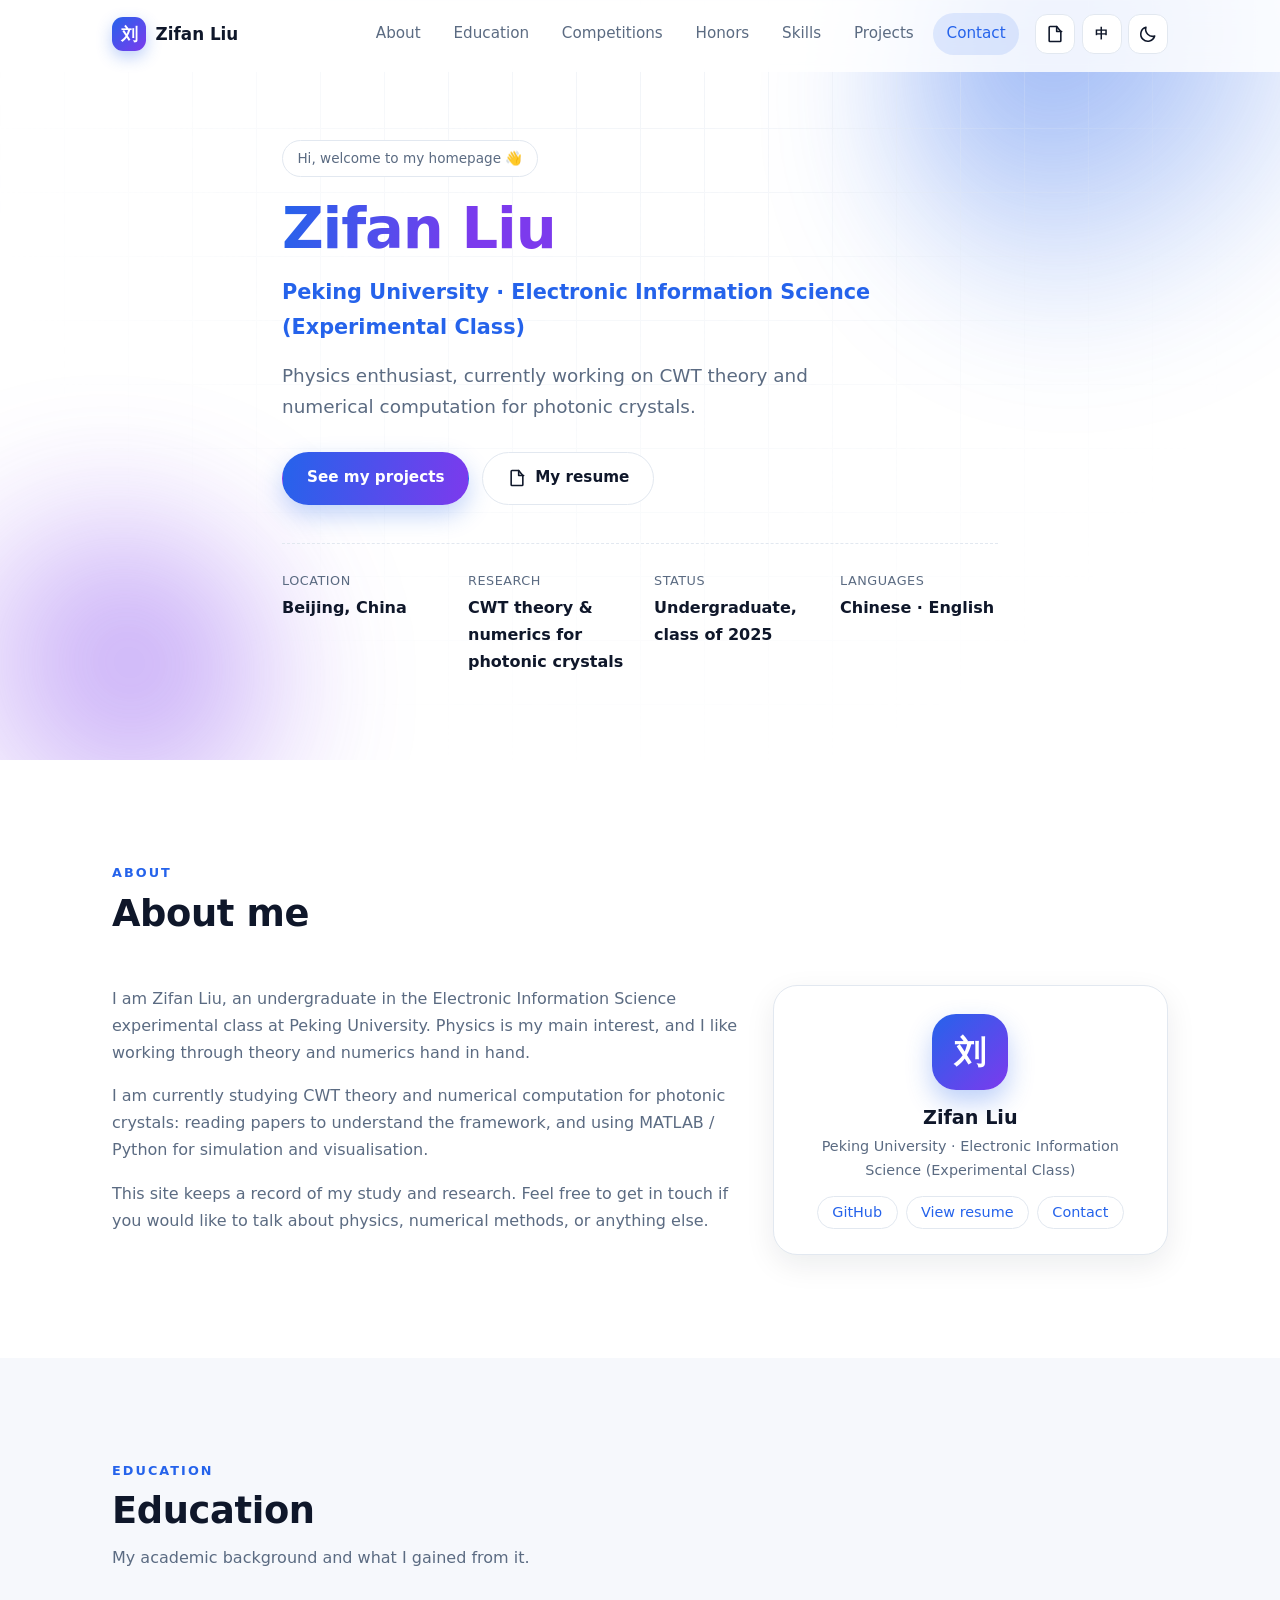
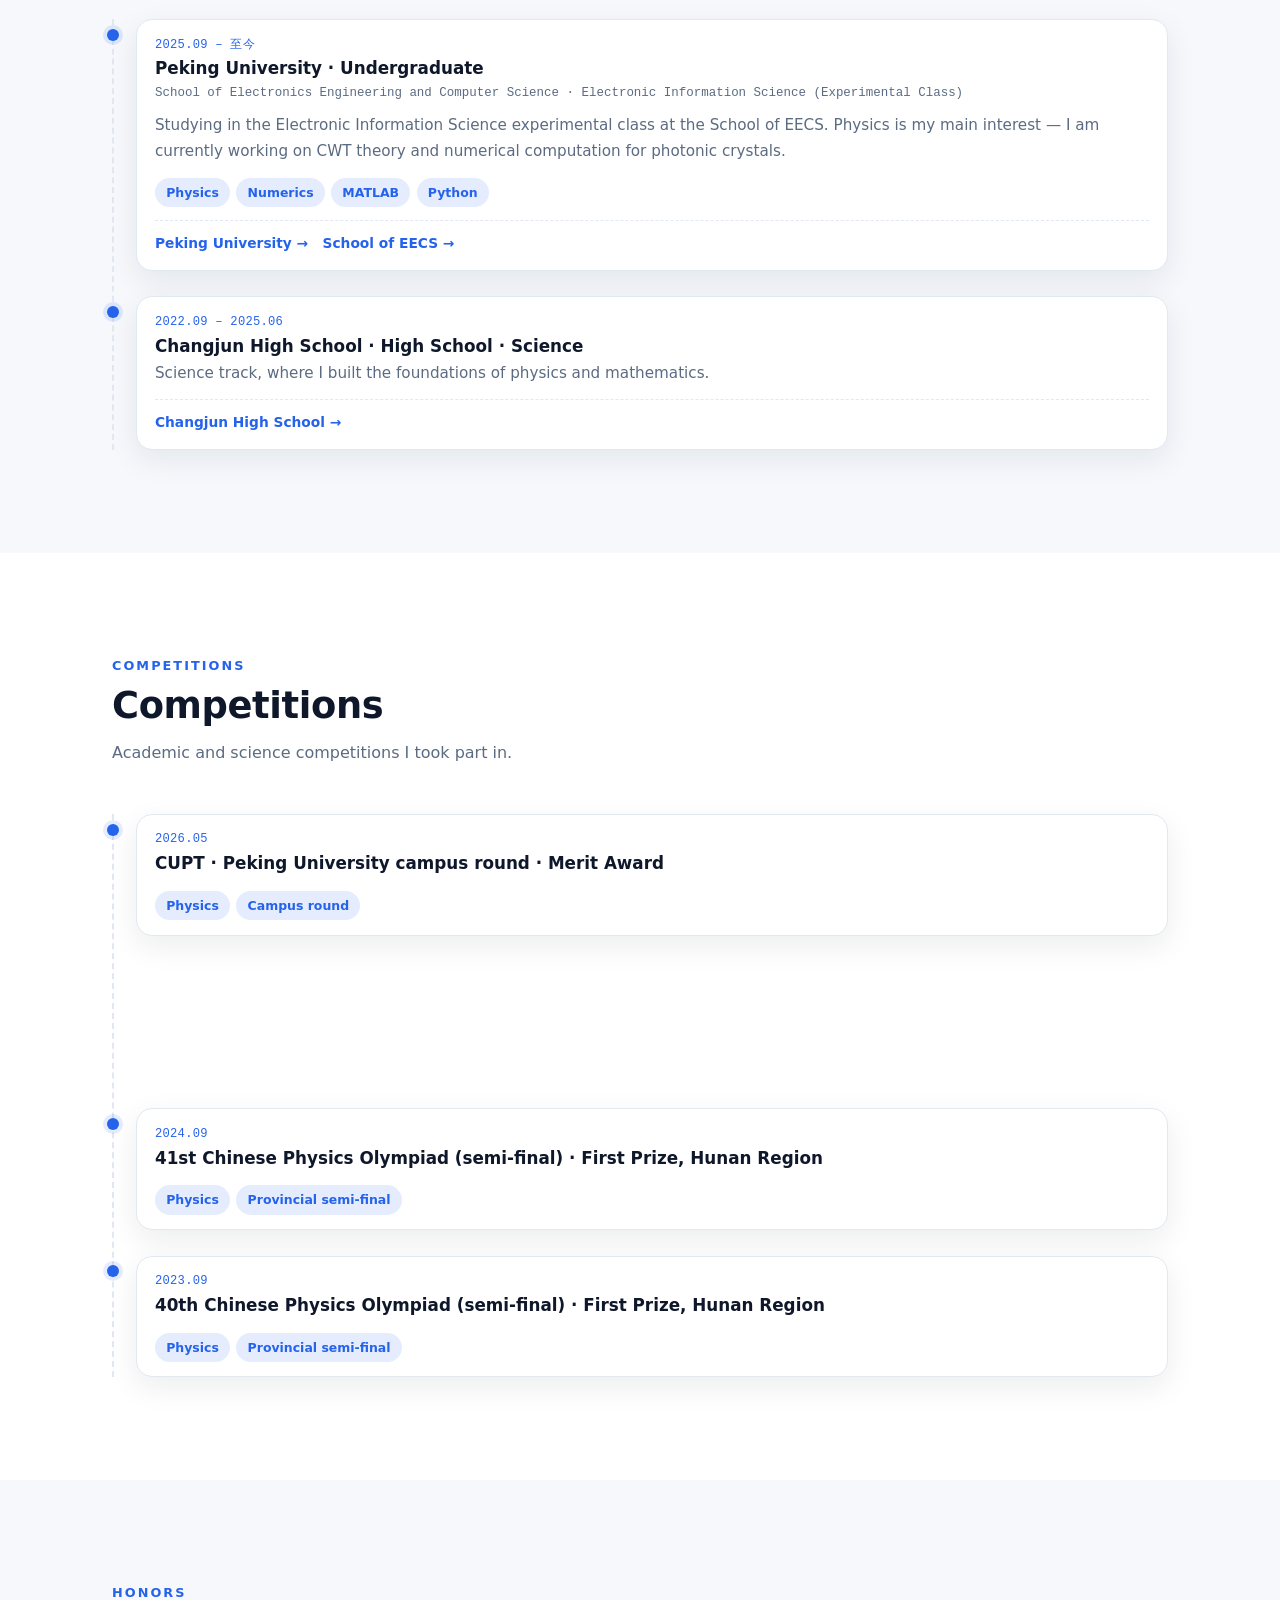
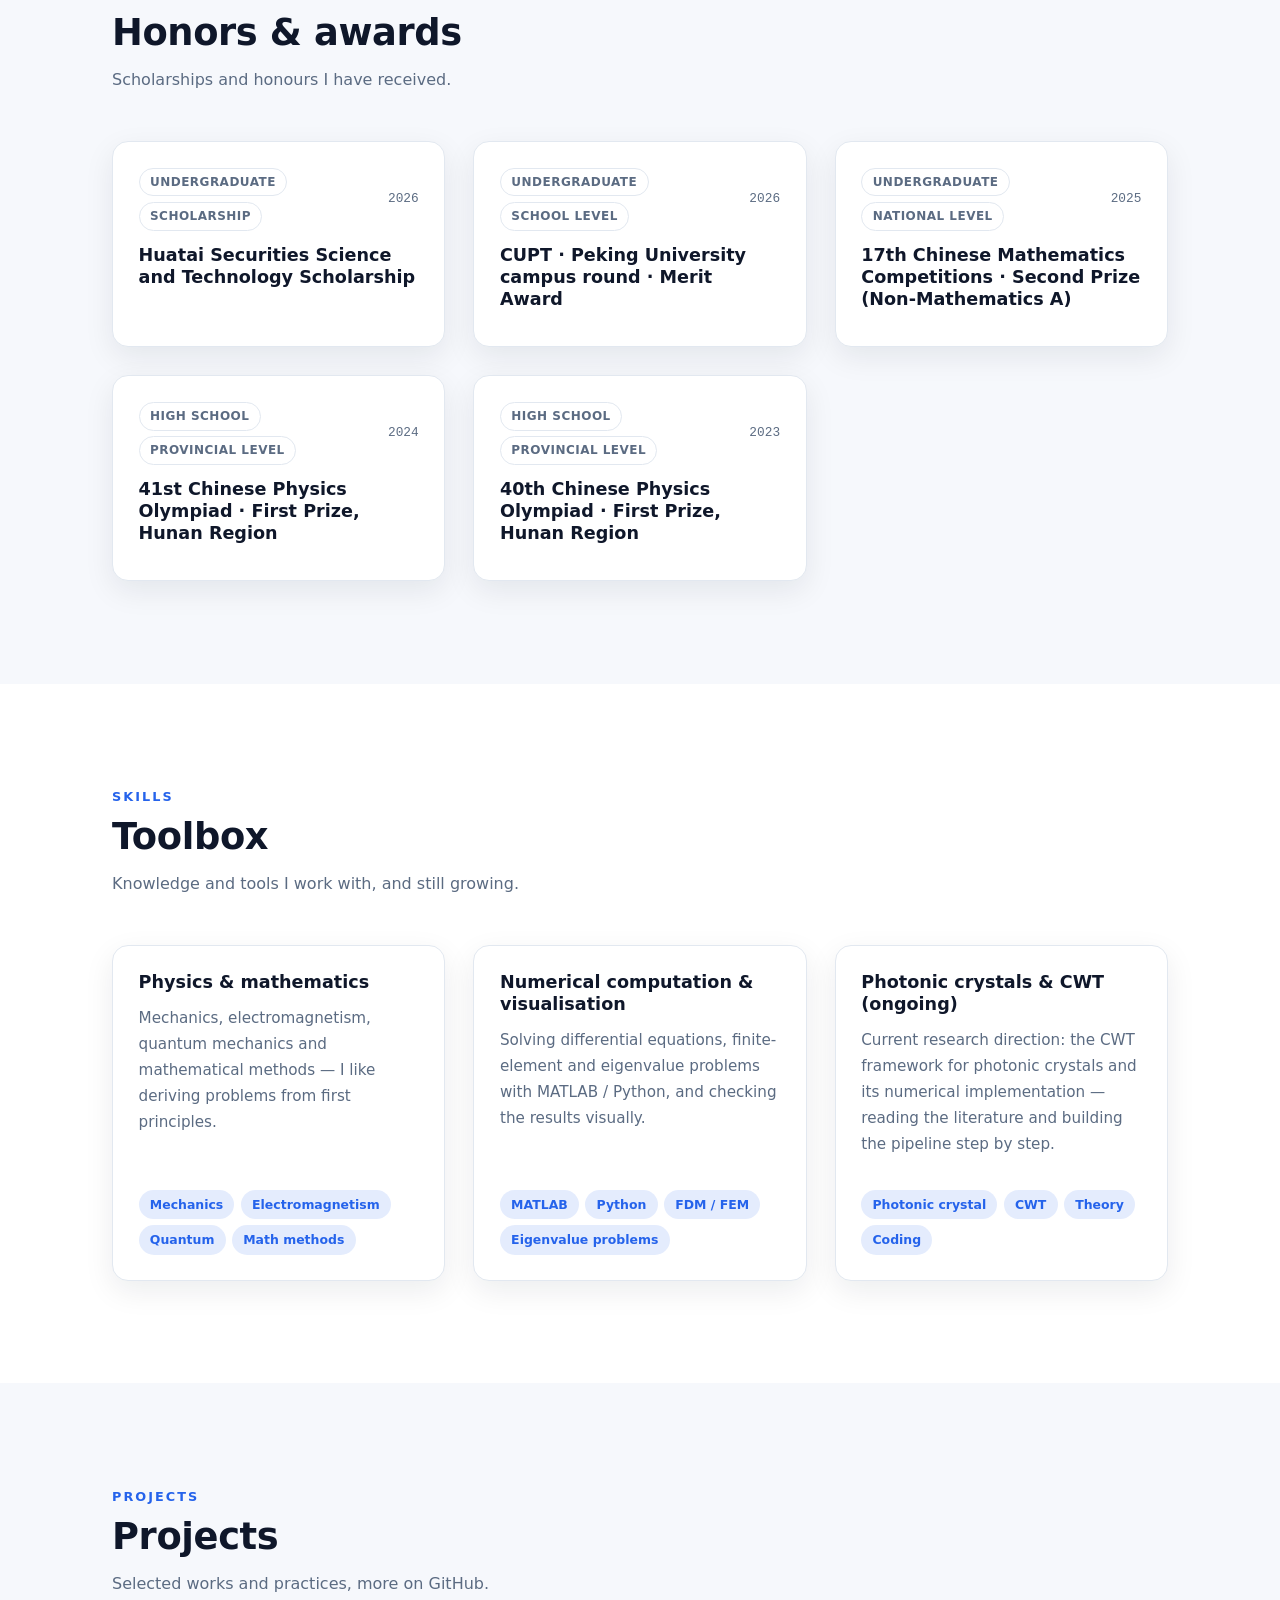
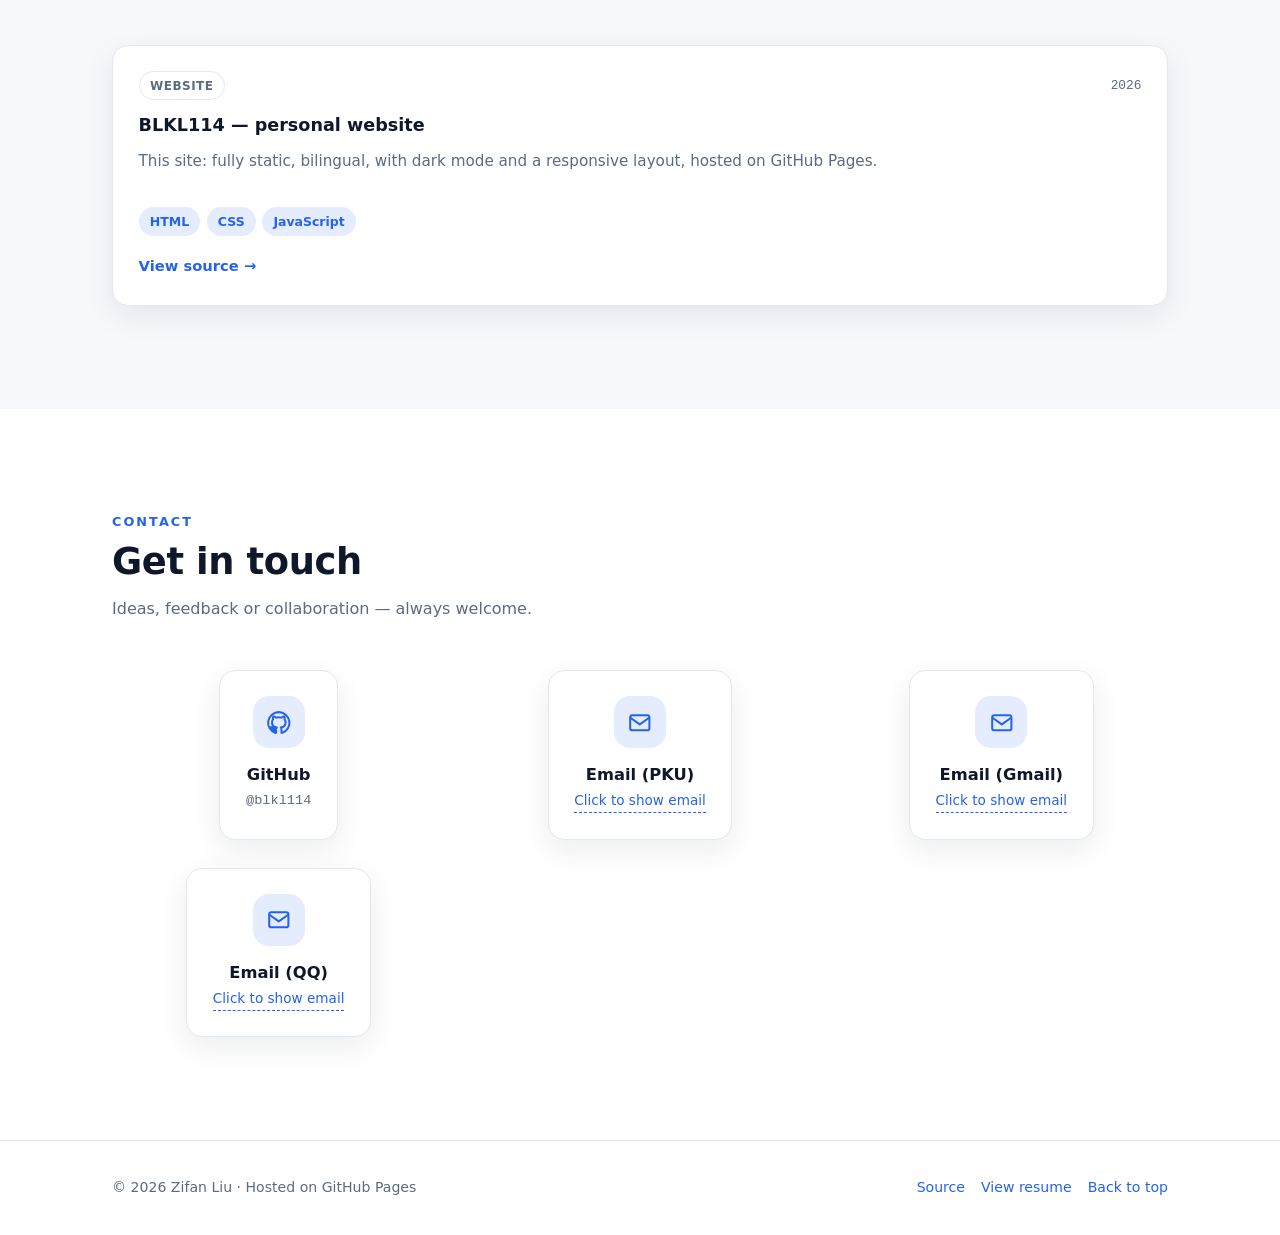
<file: index.html>
<!DOCTYPE html>
<html lang="zh-CN">
<head>
  <meta charset="UTF-8" />
  <meta name="viewport" content="width=device-width, initial-scale=1" />
  <title>刘子凡 · 个人网站</title>
  <meta name="description" content="刘子凡（Liu Zifan）的个人网站：北京大学电子信息科学类实验班在读本科生，物理学爱好者，目前研究光子晶体 CWT 理论与数值计算。" />
  <meta name="author" content="刘子凡" />
  <meta name="keywords" content="刘子凡, Liu Zifan, 北京大学, 电子信息科学类, 光子晶体, CWT" />
  <meta property="og:type" content="website" />
  <meta property="og:title" content="刘子凡 · 个人网站" />
  <meta property="og:description" content="北京大学电子信息科学类实验班在读本科生，物理学爱好者，目前研究光子晶体 CWT 理论与数值计算。" />
  <meta property="og:url" content="https://blkl114.github.io/BLKL114/" />
  <meta name="theme-color" content="#2563eb" />
  <link rel="icon" href="data:image/svg+xml,%3Csvg xmlns='http://www.w3.org/2000/svg' viewBox='0 0 100 100'%3E%3Crect width='100' height='100' rx='24' fill='%232563eb'/%3E%3Ctext x='50' y='70' font-size='56' font-family='sans-serif' font-weight='700' fill='white' text-anchor='middle'%3Eb%3C/text%3E%3C/svg%3E" />
  <link rel="stylesheet" href="assets/css/style.css" />
  <script>
    /* 首屏渲染前确定主题，避免颜色闪烁 */
    (function () {
      try {
        var saved = localStorage.getItem('theme');
        var prefersDark = window.matchMedia('(prefers-color-scheme: dark)').matches;
        document.documentElement.setAttribute('data-theme', saved || (prefersDark ? 'dark' : 'light'));
      } catch (e) {
        document.documentElement.setAttribute('data-theme', 'light');
      }
    })();
  </script>
</head>
<body data-page="home">
  <a class="skip-link" href="#main">跳到主要内容</a>

  <!-- ================= 顶部导航 ================= -->
  <header class="site-header" id="site-header">
    <div class="container header-inner">
      <a class="brand" href="#top">
        <span class="brand-mark" id="brand-mark" aria-hidden="true">b</span>
        <span class="brand-text" id="brand-text">blkl114</span>
      </a>

      <nav class="nav" id="nav" aria-label="主导航">
        <ul class="nav-list" id="nav-list"></ul>
      </nav>

      <div class="header-actions">
        <a class="icon-btn" id="nav-resume" href="resume.html" title="简历">
          <svg class="icon" viewBox="0 0 24 24" aria-hidden="true"><path d="M14 3v6h6"/><path d="M19 9v11a1 1 0 0 1-1 1H6a1 1 0 0 1-1-1V4a1 1 0 0 1 1-1h8z"/></svg>
          <span class="visually-hidden" id="nav-resume-label">简历</span>
        </a>
        <button class="icon-btn lang-btn" id="lang-toggle" type="button" title="中文 / English" aria-label="切换语言">
          <span id="lang-label">EN</span>
        </button>
        <button class="icon-btn" id="theme-toggle" type="button" aria-label="切换深色 / 浅色主题" title="切换主题">
          <svg class="icon icon-sun" viewBox="0 0 24 24" aria-hidden="true"><circle cx="12" cy="12" r="4.5"/><path d="M12 2v2.5M12 19.5V22M2 12h2.5M19.5 12H22M4.9 4.9l1.8 1.8M17.3 17.3l1.8 1.8M19.1 4.9l-1.8 1.8M6.7 17.3l-1.8 1.8"/></svg>
          <svg class="icon icon-moon" viewBox="0 0 24 24" aria-hidden="true"><path d="M20 14.5A8.5 8.5 0 0 1 9.5 4a8.5 8.5 0 1 0 10.5 10.5z"/></svg>
        </button>
        <button class="icon-btn nav-toggle" id="nav-toggle" type="button" aria-label="打开菜单" aria-expanded="false" aria-controls="nav">
          <span class="bar"></span><span class="bar"></span><span class="bar"></span>
        </button>
      </div>
    </div>
    <div class="scroll-progress" id="scroll-progress" aria-hidden="true"></div>
  </header>

  <main id="main">
    <!-- ================= Hero 首屏 ================= -->
    <section class="hero" id="top">
      <div class="hero-bg" aria-hidden="true">
        <span class="blob blob-1"></span>
        <span class="blob blob-2"></span>
        <span class="grid-lines"></span>
      </div>
      <div class="container hero-inner">
        <p class="hero-eyebrow reveal" id="hero-eyebrow"></p>
        <h1 class="hero-title reveal"><span class="gradient-text" id="hero-name"></span></h1>
        <p class="hero-headline reveal" id="hero-headline"></p>
        <p class="hero-subtitle reveal" id="hero-intro"></p>
        <div class="hero-actions reveal" id="hero-actions"></div>
        <dl class="hero-stats reveal" id="hero-stats"></dl>
      </div>
    </section>

    <!-- ================= 关于我 ================= -->
    <section class="section" id="about" data-section="about">
      <div class="container">
        <header class="section-head reveal">
          <p class="section-eyebrow"></p>
          <h2 class="section-title"></h2>
          <p class="section-desc"></p>
        </header>
        <div class="about-grid">
          <div class="about-text reveal" id="about-bio"></div>
          <aside class="about-card reveal" id="about-card"></aside>
        </div>
      </div>
    </section>

    <!-- ================= 教育经历 ================= -->
    <section class="section section-alt" id="education" data-section="education">
      <div class="container">
        <header class="section-head reveal">
          <p class="section-eyebrow"></p>
          <h2 class="section-title"></h2>
          <p class="section-desc"></p>
        </header>
        <ol class="timeline" id="education-timeline"></ol>
        <!-- 实习 / 工作经历：data.js 里 experience 不为空时才会出现 -->
        <div id="experience-block"></div>
      </div>
    </section>

    <!-- ================= 竞赛经历 ================= -->
    <section class="section" id="competitions" data-section="competitions">
      <div class="container">
        <header class="section-head reveal">
          <p class="section-eyebrow"></p>
          <h2 class="section-title"></h2>
          <p class="section-desc"></p>
        </header>
        <ol class="timeline" id="competitions-timeline"></ol>
      </div>
    </section>

    <!-- ================= 奖项荣誉 ================= -->
    <section class="section section-alt" id="awards" data-section="awards">
      <div class="container">
        <header class="section-head reveal">
          <p class="section-eyebrow"></p>
          <h2 class="section-title"></h2>
          <p class="section-desc"></p>
        </header>
        <div class="cards" id="awards-cards"></div>
      </div>
    </section>

    <!-- ================= 技能 ================= -->
    <section class="section" id="skills" data-section="skills">
      <div class="container">
        <header class="section-head reveal">
          <p class="section-eyebrow"></p>
          <h2 class="section-title"></h2>
          <p class="section-desc"></p>
        </header>
        <div class="cards" id="skills-cards"></div>
      </div>
    </section>

    <!-- ================= 项目 ================= -->
    <section class="section section-alt" id="projects" data-section="projects">
      <div class="container">
        <header class="section-head reveal">
          <p class="section-eyebrow"></p>
          <h2 class="section-title"></h2>
          <p class="section-desc"></p>
        </header>
        <div class="cards" id="projects-cards"></div>
      </div>
    </section>

    <!-- 作品集与文章区块已按需隐藏：想恢复就把下面整体注释去掉
    <section class="section" id="gallery" data-section="gallery">
      <div class="container">
        <header class="section-head reveal">
          <p class="section-eyebrow"></p>
          <h2 class="section-title"></h2>
          <p class="section-desc"></p>
        </header>
        <div class="gallery" id="gallery-grid"></div>
      </div>
    </section>

    <section class="section section-alt" id="posts" data-section="posts">
      <div class="container">
        <header class="section-head reveal">
          <p class="section-eyebrow"></p>
          <h2 class="section-title"></h2>
          <p class="section-desc"></p>
        </header>
        <div class="posts" id="posts-list"></div>
      </div>
    </section>
    -->

    <!-- ================= 联系我 ================= -->
    <section class="section" id="contact" data-section="contact">
      <div class="container">
        <header class="section-head reveal">
          <p class="section-eyebrow"></p>
          <h2 class="section-title"></h2>
          <p class="section-desc"></p>
        </header>
        <div class="cards cards-center" id="contact-cards"></div>
      </div>
    </section>
  </main>

  <!-- ================= 页脚 ================= -->
  <footer class="site-footer">
    <div class="container footer-inner">
      <p id="footer-note"></p>
      <p class="footer-links" id="footer-links"></p>
    </div>
  </footer>

  <button class="to-top" id="to-top" type="button" aria-label="返回顶部" title="返回顶部">
    <svg class="icon" viewBox="0 0 24 24" aria-hidden="true"><path d="M12 19V5M6 11l6-6 6 6"/></svg>
  </button>

  <noscript>
    <div class="container noscript-note">
      <p>你的浏览器禁用或未支持 JavaScript，部分内容可能无法显示。请直接访问
        <a href="https://github.com/blkl114">GitHub</a> 查看我的信息。</p>
    </div>
  </noscript>

  <script src="assets/js/data.js" defer></script>
  <script src="assets/js/render.js" defer></script>
  <script src="assets/js/main.js" defer></script>
</body>
</html>
</file>
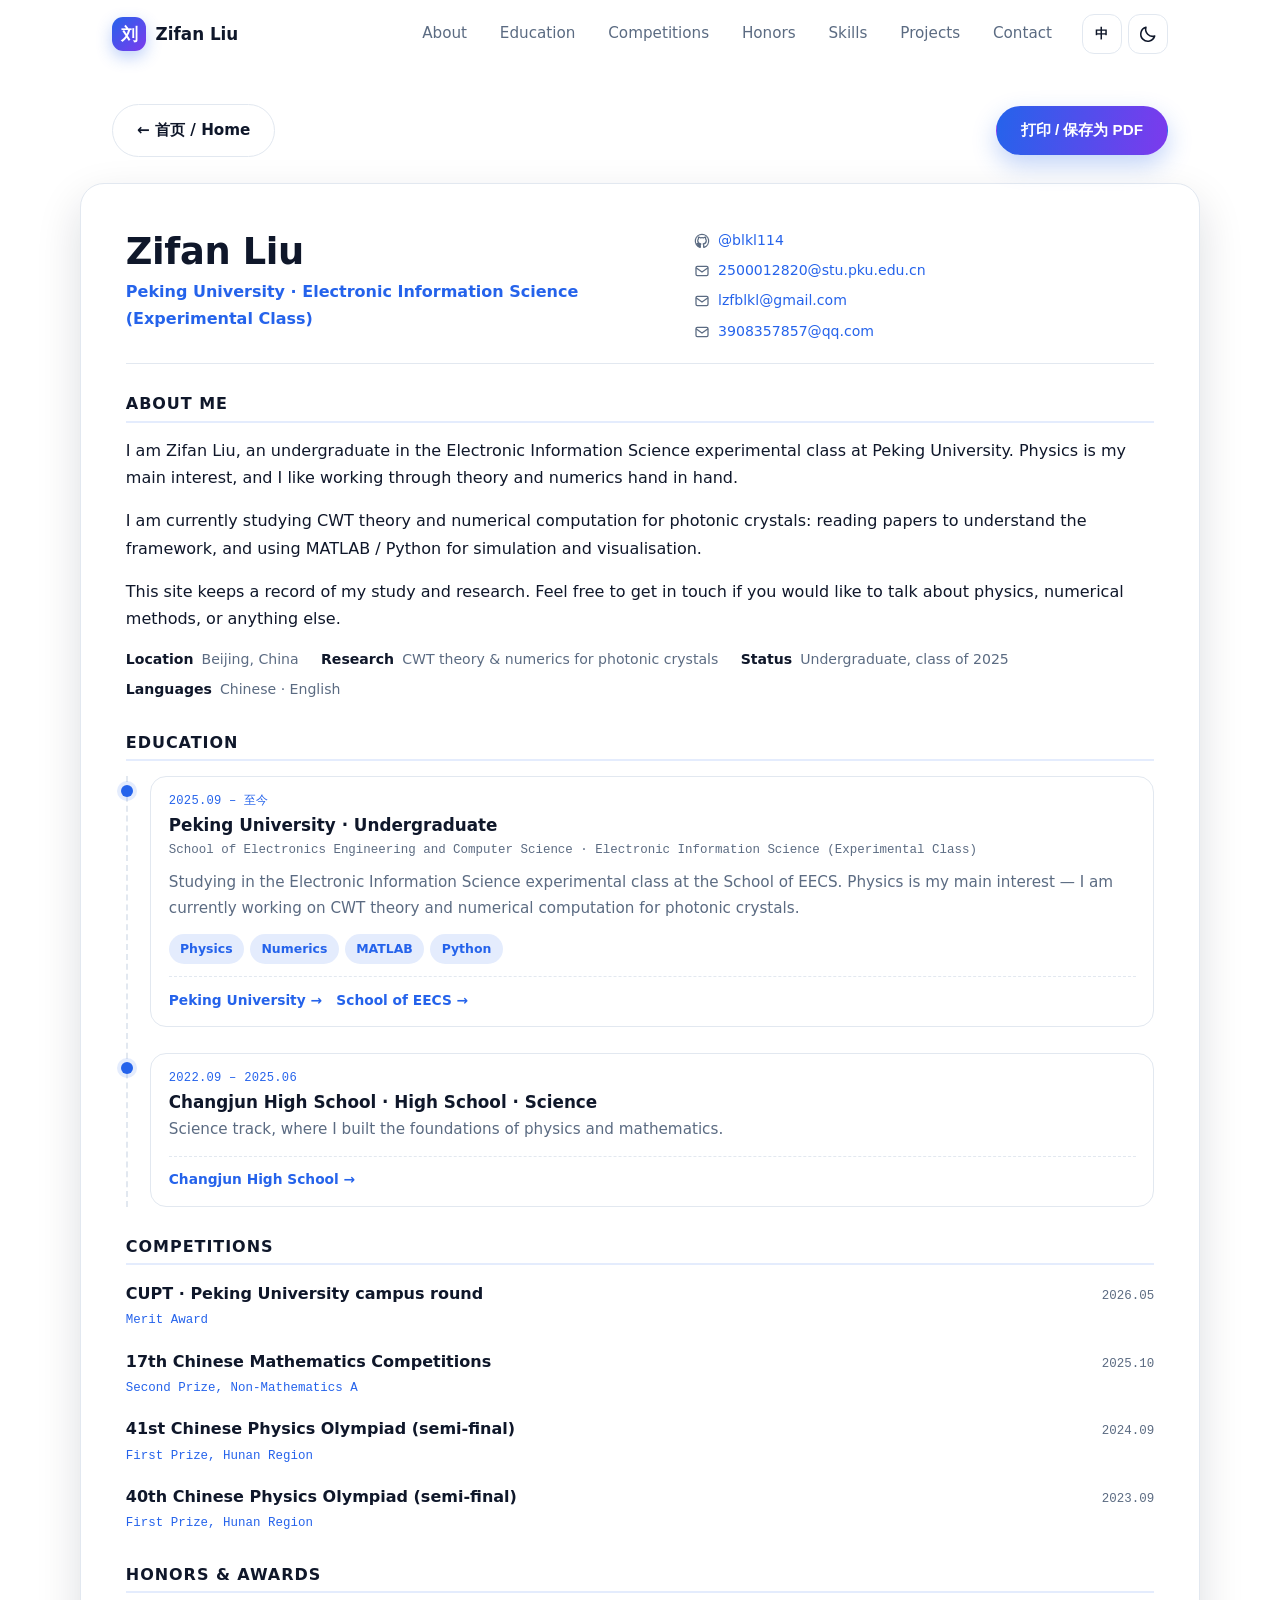
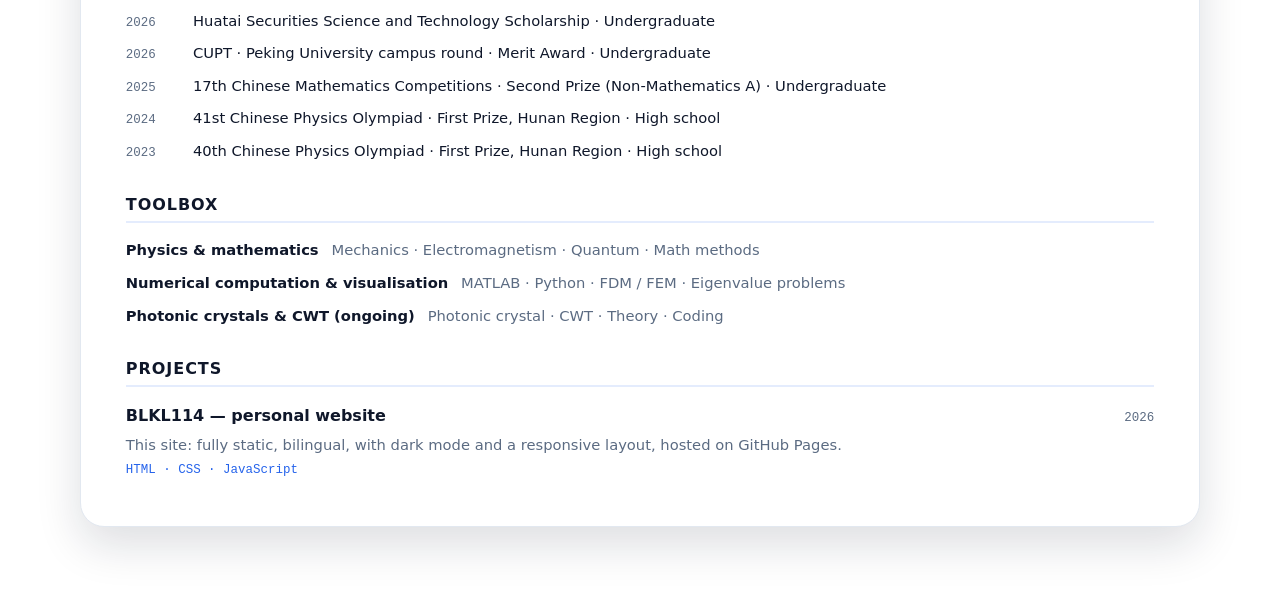
<file: resume.html>
<!DOCTYPE html>
<html lang="zh-CN">
<head>
  <meta charset="UTF-8" />
  <meta name="viewport" content="width=device-width, initial-scale=1" />
  <title>简历 · 刘子凡</title>
  <meta name="description" content="刘子凡的在线简历：北京大学电子信息科学类实验班在读本科生，含教育经历、研究方向、技能与项目。" />
  <meta name="theme-color" content="#2563eb" />
  <link rel="icon" href="data:image/svg+xml,%3Csvg xmlns='http://www.w3.org/2000/svg' viewBox='0 0 100 100'%3E%3Crect width='100' height='100' rx='24' fill='%232563eb'/%3E%3Ctext x='50' y='70' font-size='56' font-family='sans-serif' font-weight='700' fill='white' text-anchor='middle'%3Eb%3C/text%3E%3C/svg%3E" />
  <link rel="stylesheet" href="assets/css/style.css" />
  <script>
    (function () {
      try {
        var saved = localStorage.getItem('theme');
        var prefersDark = window.matchMedia('(prefers-color-scheme: dark)').matches;
        document.documentElement.setAttribute('data-theme', saved || (prefersDark ? 'dark' : 'light'));
      } catch (e) {
        document.documentElement.setAttribute('data-theme', 'light');
      }
    })();
  </script>
</head>
<body data-page="resume">
  <a class="skip-link" href="#main">跳到主要内容</a>

  <header class="site-header" id="site-header">
    <div class="container header-inner">
      <a class="brand" href="index.html">
        <span class="brand-mark" id="brand-mark" aria-hidden="true">b</span>
        <span class="brand-text" id="brand-text">blkl114</span>
      </a>

      <nav class="nav" id="nav" aria-label="主导航">
        <ul class="nav-list" id="nav-list"></ul>
      </nav>

      <div class="header-actions">
        <button class="icon-btn lang-btn" id="lang-toggle" type="button" title="中文 / English" aria-label="切换语言">
          <span id="lang-label">EN</span>
        </button>
        <button class="icon-btn" id="theme-toggle" type="button" aria-label="切换深色 / 浅色主题" title="切换主题">
          <svg class="icon icon-sun" viewBox="0 0 24 24" aria-hidden="true"><circle cx="12" cy="12" r="4.5"/><path d="M12 2v2.5M12 19.5V22M2 12h2.5M19.5 12H22M4.9 4.9l1.8 1.8M17.3 17.3l1.8 1.8M19.1 4.9l-1.8 1.8M6.7 17.3l-1.8 1.8"/></svg>
          <svg class="icon icon-moon" viewBox="0 0 24 24" aria-hidden="true"><path d="M20 14.5A8.5 8.5 0 0 1 9.5 4a8.5 8.5 0 1 0 10.5 10.5z"/></svg>
        </button>
        <button class="icon-btn nav-toggle" id="nav-toggle" type="button" aria-label="打开菜单" aria-expanded="false" aria-controls="nav">
          <span class="bar"></span><span class="bar"></span><span class="bar"></span>
        </button>
      </div>
    </div>
    <div class="scroll-progress" id="scroll-progress" aria-hidden="true"></div>
  </header>

  <main id="main">
    <div class="container resume-toolbar">
      <a class="btn btn-ghost" href="index.html">← 首页 / Home</a>
      <button class="btn btn-primary" id="print-btn" type="button">打印 / 保存为 PDF</button>
    </div>

    <!-- 简历主体由 assets/js/render.js 依据 data.js 渲染 -->
    <article class="container resume-sheet" id="resume-root"></article>
  </main>

  <script>
    (function () {
      var btn = document.getElementById('print-btn');
      if (btn) btn.addEventListener('click', function () { window.print(); });
    })();
  </script>
  <script src="assets/js/data.js" defer></script>
  <script src="assets/js/render.js" defer></script>
  <script src="assets/js/main.js" defer></script>
</body>
</html>
</file>
<file: assets/css/style.css>
/* =====================================================================
   BLKL114 —— 全站样式
   设计要点：
   · CSS 变量集中管理颜色 / 间距 / 圆角，[data-theme] 切换深浅色
   · 移动优先，媒体查询逐步适配平板与桌面
   · 遵循 prefers-reduced-motion，照顾对动画敏感的用户
   ===================================================================== */

/* ---------- 1. 设计变量 ---------- */
:root {
  --brand: #2563eb;
  --brand-2: #7c3aed;
  --brand-soft: rgba(37, 99, 235, .12);

  --bg: #ffffff;
  --bg-alt: #f6f8fc;
  --surface: #ffffff;
  --surface-2: #f1f5f9;
  --border: #e2e8f0;
  --text: #0f172a;
  --text-muted: #5b6b82;

  --shadow: 0 10px 30px rgba(15, 23, 42, .08);
  --shadow-lg: 0 18px 45px rgba(15, 23, 42, .14);
  --header-bg: rgba(255, 255, 255, .82);

  --radius-sm: 10px;
  --radius: 16px;
  --radius-lg: 24px;
  --container: 1120px;
  --gap: clamp(1rem, 2.5vw, 1.75rem);
  --section-y: clamp(3.5rem, 8vw, 7rem);

  --font: "Segoe UI", "Microsoft YaHei", "PingFang SC", "Hiragino Sans GB",
    system-ui, -apple-system, "Helvetica Neue", Arial, sans-serif;
  --mono: "Cascadia Mono", Consolas, "Courier New", monospace;
}

[data-theme="dark"] {
  --brand: #60a5fa;
  --brand-2: #a78bfa;
  --brand-soft: rgba(96, 165, 250, .16);

  --bg: #0b1120;
  --bg-alt: #0f172a;
  --surface: #131c31;
  --surface-2: #1b2540;
  --border: #263352;
  --text: #e8eefc;
  --text-muted: #9aa8c4;

  --shadow: 0 10px 30px rgba(0, 0, 0, .35);
  --shadow-lg: 0 18px 45px rgba(0, 0, 0, .45);
  --header-bg: rgba(11, 17, 32, .8);
}

/* ---------- 2. 基础重置 ---------- */
*,
*::before,
*::after { box-sizing: border-box; }

html {
  scroll-behavior: smooth;
  scroll-padding-top: 88px;   /* 让锚点跳转不被固定导航遮挡 */
  -webkit-text-size-adjust: 100%;
}

body {
  margin: 0;
  font-family: var(--font);
  font-size: 16px;
  line-height: 1.7;
  color: var(--text);
  background: var(--bg);
  transition: background-color .3s ease, color .3s ease;
  overflow-x: hidden;
}

h1, h2, h3, h4 { line-height: 1.25; margin: 0 0 .6rem; font-weight: 700; }
p { margin: 0 0 1rem; }
img, svg { max-width: 100%; }
ul { margin: 0; padding: 0; list-style: none; }

a {
  color: var(--brand);
  text-decoration: none;
  transition: color .2s ease, opacity .2s ease;
}
a:hover { text-decoration: underline; }

:focus-visible {
  outline: 3px solid var(--brand);
  outline-offset: 3px;
  border-radius: 6px;
}

/* ---------- 3. 通用工具类 ---------- */
.container {
  width: 100%;
  max-width: var(--container);
  margin-inline: auto;
  padding-inline: clamp(1rem, 4vw, 2rem);
}

.icon {
  width: 1.25rem;
  height: 1.25rem;
  fill: none;
  stroke: currentColor;
  stroke-width: 1.9;
  stroke-linecap: round;
  stroke-linejoin: round;
}

.skip-link {
  position: absolute;
  left: 50%;
  top: -100px;
  transform: translateX(-50%);
  z-index: 100;
  padding: .6rem 1.1rem;
  background: var(--brand);
  color: #fff;
  border-radius: 0 0 var(--radius-sm) var(--radius-sm);
  transition: top .2s ease;
}
.skip-link:focus { top: 0; text-decoration: none; }

.visually-hidden {
  position: absolute !important;
  width: 1px; height: 1px;
  margin: -1px; padding: 0;
  overflow: hidden; clip: rect(0 0 0 0);
  white-space: nowrap; border: 0;
}

.gradient-text {
  background: linear-gradient(100deg, var(--brand), var(--brand-2) 70%);
  -webkit-background-clip: text;
  background-clip: text;
  color: transparent;
}

/* ---------- 4. 按钮 ---------- */
.btn {
  display: inline-flex;
  align-items: center;
  justify-content: center;
  gap: .5rem;
  padding: .8rem 1.5rem;
  border: 1px solid transparent;
  border-radius: 999px;
  font-size: .95rem;
  font-weight: 600;
  cursor: pointer;
  transition: transform .18s ease, box-shadow .18s ease,
    background-color .18s ease, border-color .18s ease;
}
.btn:hover { text-decoration: none; transform: translateY(-2px); }
.btn:active { transform: translateY(0); }

.btn-primary {
  background: linear-gradient(100deg, var(--brand), var(--brand-2));
  color: #fff;
  box-shadow: 0 10px 24px rgba(37, 99, 235, .28);
}
.btn-primary:hover { box-shadow: 0 14px 32px rgba(37, 99, 235, .38); }

.btn-ghost {
  background: var(--surface);
  color: var(--text);
  border-color: var(--border);
}
.btn-ghost:hover { border-color: var(--brand); color: var(--brand); }

/* ---------- 5. 顶部导航 ---------- */
.site-header {
  position: fixed;
  inset: 0 0 auto 0;
  z-index: 50;
  background: var(--header-bg);
  backdrop-filter: blur(12px);
  -webkit-backdrop-filter: blur(12px);
  border-bottom: 1px solid transparent;
  transition: border-color .25s ease, box-shadow .25s ease;
}
.site-header.is-scrolled {
  border-bottom-color: var(--border);
  box-shadow: var(--shadow);
}

.header-inner {
  display: flex;
  align-items: center;
  gap: 1rem;
  min-height: 68px;
}

.brand {
  display: inline-flex;
  align-items: center;
  gap: .6rem;
  color: var(--text);
  font-weight: 700;
}
.brand:hover { text-decoration: none; }
.brand-mark {
  display: grid;
  place-items: center;
  width: 34px; height: 34px;
  border-radius: 11px;
  background: linear-gradient(135deg, var(--brand), var(--brand-2));
  color: #fff;
  font-size: 1.05rem;
  font-weight: 700;
  box-shadow: 0 6px 16px rgba(37, 99, 235, .3);
}
.brand-text { font-size: 1.05rem; }

.nav { margin-left: auto; }
.nav-list { display: flex; align-items: center; gap: .35rem; }
.nav-list a {
  display: block;
  padding: .5rem .85rem;
  border-radius: 999px;
  color: var(--text-muted);
  font-size: .95rem;
  font-weight: 500;
}
.nav-list a:hover { background: var(--brand-soft); color: var(--brand); text-decoration: none; }
.nav-list a.is-active { color: var(--brand); background: var(--brand-soft); }

.header-actions { display: flex; align-items: center; gap: .4rem; }

.icon-btn {
  display: grid;
  place-items: center;
  width: 40px; height: 40px;
  padding: 0;
  border: 1px solid var(--border);
  border-radius: 12px;
  background: var(--surface);
  color: var(--text);
  cursor: pointer;
  transition: border-color .2s ease, color .2s ease, transform .2s ease;
}
.icon-btn:hover { border-color: var(--brand); color: var(--brand); transform: translateY(-1px); }

.nav-toggle { display: none; }
.nav-toggle .bar {
  display: block;
  width: 18px; height: 2px;
  background: currentColor;
  border-radius: 2px;
  transition: transform .25s ease, opacity .2s ease;
}
.nav-toggle .bar + .bar { margin-top: 4px; }

.scroll-progress {
  height: 3px;
  width: 0;
  background: linear-gradient(90deg, var(--brand), var(--brand-2));
  transition: width .12s linear;
}

/* ---------- 6. Hero 首屏 ---------- */
.hero {
  position: relative;
  display: flex;
  align-items: center;
  min-height: min(92vh, 760px);
  padding: 128px 0 72px;
  overflow: hidden;
  background: var(--bg);
}

.hero-bg {
  position: absolute;
  inset: 0;
  pointer-events: none;
  overflow: hidden;
}
.blob {
  position: absolute;
  border-radius: 50%;
  filter: blur(70px);
  opacity: .55;
}
.blob-1 {
  width: 30rem; height: 30rem;
  top: -8rem; right: -6rem;
  background: radial-gradient(circle at 30% 30%, var(--brand), transparent 70%);
  animation: float 16s ease-in-out infinite;
}
.blob-2 {
  width: 24rem; height: 24rem;
  bottom: -8rem; left: -6rem;
  background: radial-gradient(circle at 60% 40%, var(--brand-2), transparent 70%);
  animation: float 20s ease-in-out infinite reverse;
}
.grid-lines {
  position: absolute;
  inset: 0;
  background-image:
    linear-gradient(to right, var(--border) 1px, transparent 1px),
    linear-gradient(to bottom, var(--border) 1px, transparent 1px);
  background-size: 64px 64px;
  mask-image: radial-gradient(ellipse at 50% 0%, #000 0%, transparent 75%);
  -webkit-mask-image: radial-gradient(ellipse at 50% 0%, #000 0%, transparent 75%);
  opacity: .5;
}

@keyframes float {
  0%, 100% { transform: translate(0, 0) scale(1); }
  50% { transform: translate(-24px, 26px) scale(1.08); }
}

.hero-inner { position: relative; z-index: 1; max-width: 780px; }

.hero-eyebrow {
  display: inline-block;
  margin-bottom: 1rem;
  padding: .35rem .9rem;
  border: 1px solid var(--border);
  border-radius: 999px;
  background: var(--surface);
  color: var(--text-muted);
  font-size: .85rem;
}

.hero-title {
  font-size: clamp(2.2rem, 6vw, 3.6rem);
  letter-spacing: -.02em;
  margin-bottom: 1rem;
}

.hero-subtitle {
  max-width: 620px;
  color: var(--text-muted);
  font-size: clamp(1rem, 2.2vw, 1.15rem);
  margin-bottom: 1.8rem;
}

.hero-actions {
  display: flex;
  flex-wrap: wrap;
  gap: .8rem;
  margin-bottom: 2.4rem;
}

.hero-stats {
  display: grid;
  grid-template-columns: repeat(auto-fit, minmax(150px, 1fr));
  gap: var(--gap);
  margin: 0;
  padding-top: 1.6rem;
  border-top: 1px dashed var(--border);
}
.hero-stats .stat dt {
  color: var(--text-muted);
  font-size: .8rem;
  letter-spacing: .04em;
  text-transform: uppercase;
}
.hero-stats .stat dd {
  margin: .15rem 0 0;
  font-size: 1rem;
  font-weight: 600;
}

/* ---------- 7. 内容区块 ---------- */
.section { padding: var(--section-y) 0; }
.section-alt { background: var(--bg-alt); }

.section-head { max-width: 640px; margin-bottom: clamp(1.8rem, 4vw, 3rem); }
.section-eyebrow {
  margin: 0 0 .4rem;
  color: var(--brand);
  font-size: .8rem;
  font-weight: 700;
  letter-spacing: .16em;
  text-transform: uppercase;
}
.section-title { font-size: clamp(1.6rem, 4vw, 2.3rem); letter-spacing: -.01em; }
.section-desc { color: var(--text-muted); margin: 0; }

/* ---------- 8. 关于我 ---------- */
.about-grid {
  display: grid;
  gap: var(--gap);
  grid-template-columns: 1fr;
}
@media (min-width: 900px) {
  .about-grid { grid-template-columns: 1.6fr 1fr; align-items: start; }
}

.about-text p { color: var(--text-muted); }

.about-facts {
  display: grid;
  grid-template-columns: repeat(auto-fit, minmax(160px, 1fr));
  gap: .8rem;
  margin-top: 1.4rem;
}
.about-facts li {
  display: flex;
  flex-direction: column;
  gap: .1rem;
  padding: .85rem 1rem;
  border: 1px solid var(--border);
  border-radius: var(--radius-sm);
  background: var(--surface);
}
.about-facts strong { font-size: .78rem; color: var(--text-muted); font-weight: 600; letter-spacing: .04em; }
.about-facts span { font-weight: 600; }

.about-card {
  padding: 1.8rem 1.5rem;
  border: 1px solid var(--border);
  border-radius: var(--radius-lg);
  background: var(--surface);
  box-shadow: var(--shadow);
  text-align: center;
}
.avatar {
  display: grid;
  place-items: center;
  width: 76px; height: 76px;
  margin: 0 auto 1rem;
  border-radius: 24px;
  background: linear-gradient(135deg, var(--brand), var(--brand-2));
  color: #fff;
  font-size: 2rem;
  font-weight: 700;
  box-shadow: 0 12px 26px rgba(37, 99, 235, .3);
}
.about-card-title { margin-bottom: .2rem; font-size: 1.2rem; }
.about-card-sub { color: var(--text-muted); font-size: .9rem; margin-bottom: 1rem; }
.about-links { display: flex; justify-content: center; gap: .5rem; flex-wrap: wrap; }
.about-links a {
  padding: .45rem .9rem;
  border: 1px solid var(--border);
  border-radius: 999px;
  font-size: .9rem;
  font-weight: 500;
}
.about-links a:hover { border-color: var(--brand); text-decoration: none; }

/* ---------- 9. 卡片网格 ---------- */
.cards {
  display: grid;
  gap: var(--gap);
  grid-template-columns: repeat(auto-fit, minmax(265px, 1fr));
}
.cards-center { justify-content: center; }

.card {
  display: flex;
  flex-direction: column;
  padding: 1.6rem;
  border: 1px solid var(--border);
  border-radius: var(--radius);
  background: var(--surface);
  box-shadow: var(--shadow);
  transition: transform .22s ease, box-shadow .22s ease, border-color .22s ease;
}
.card:hover {
  transform: translateY(-6px);
  border-color: var(--brand);
  box-shadow: var(--shadow-lg);
}
.card h3 { font-size: 1.1rem; }
.card h3 + p { margin-top: .2rem; }
.card p { color: var(--text-muted); font-size: .95rem; }
.card .tags { margin-top: auto; }

.tags {
  display: flex;
  flex-wrap: wrap;
  gap: .4rem;
  padding-top: 1rem;
}
.tags li {
  padding: .25rem .7rem;
  border-radius: 999px;
  background: var(--brand-soft);
  color: var(--brand);
  font-size: .78rem;
  font-weight: 600;
}

/* ---------- 10. 项目卡片 ---------- */
.project-top {
  display: flex;
  align-items: center;
  justify-content: space-between;
  margin-bottom: .9rem;
}
.project-badge {
  padding: .2rem .65rem;
  border: 1px solid var(--border);
  border-radius: 999px;
  color: var(--text-muted);
  font-size: .75rem;
  font-weight: 600;
  letter-spacing: .04em;
  text-transform: uppercase;
}
.project-year { color: var(--text-muted); font-size: .8rem; font-family: var(--mono); }
.project-links { margin-top: 1rem; }
.project-links a { font-size: .92rem; font-weight: 600; }
.project-links a:hover { text-decoration: none; opacity: .75; }

/* ---------- 11. 联系卡片 ---------- */
.contact-card {
  align-items: center;
  max-width: 320px;
  margin-inline: auto;
  color: var(--text);
  text-align: center;
}
.contact-card:hover { text-decoration: none; }
.contact-icon {
  display: grid;
  place-items: center;
  width: 52px; height: 52px;
  margin-bottom: .8rem;
  border-radius: 16px;
  background: var(--brand-soft);
  color: var(--brand);
}
.contact-icon .icon { width: 1.6rem; height: 1.6rem; }
.contact-card h3 { margin-bottom: .1rem; }
.contact-card p { margin: 0; font-size: .92rem; }

/* ---------- 12. 页脚与返回顶部 ---------- */
.site-footer {
  padding: 2.2rem 0;
  border-top: 1px solid var(--border);
  background: var(--bg);
}
.footer-inner {
  display: flex;
  flex-wrap: wrap;
  gap: .6rem 1.2rem;
  align-items: center;
  justify-content: space-between;
}
.footer-inner p { margin: 0; color: var(--text-muted); font-size: .88rem; }
.footer-links { display: flex; gap: 1rem; }

.to-top {
  position: fixed;
  right: 1.2rem;
  bottom: 1.2rem;
  z-index: 40;
  display: grid;
  place-items: center;
  width: 44px; height: 44px;
  border: 1px solid var(--border);
  border-radius: 14px;
  background: var(--surface);
  color: var(--text);
  box-shadow: var(--shadow);
  cursor: pointer;
  opacity: 0;
  visibility: hidden;
  transform: translateY(10px);
  transition: opacity .25s ease, transform .25s ease, visibility .25s;
}
.to-top.is-visible { opacity: 1; visibility: visible; transform: translateY(0); }
.to-top:hover { color: var(--brand); border-color: var(--brand); }

/* ---------- 13. 滚动进场动画 ---------- */
.reveal {
  opacity: 0;
  transform: translateY(22px);
  transition: opacity .6s ease, transform .6s ease;
}
.reveal.is-visible { opacity: 1; transform: none; }

/* ---------- 14. 主题图标切换 ---------- */
.icon-sun { display: none; }
[data-theme="dark"] .icon-sun { display: block; }
[data-theme="dark"] .icon-moon { display: none; }

::selection { background: var(--brand); color: #fff; }

/* ---------- 15. 响应式：移动端导航 ---------- */
@media (max-width: 820px) {
  .nav-toggle { display: grid; }

  .nav {
    position: absolute;
    left: 0;
    right: 0;
    top: 100%;
    margin: 0;
    max-height: 0;
    overflow: hidden;
    background: var(--surface);
    border-bottom: 1px solid transparent;
    transition: max-height .3s ease, border-color .3s ease;
  }
  .nav.is-open {
    max-height: 340px;
    border-bottom-color: var(--border);
    box-shadow: var(--shadow);
  }
  .nav-list {
    flex-direction: column;
    align-items: stretch;
    gap: .2rem;
    padding: .8rem clamp(1rem, 4vw, 2rem) 1.1rem;
  }
  .nav-list a { padding: .7rem .9rem; border-radius: var(--radius-sm); }

  .nav-toggle.is-open .bar:nth-child(1) { transform: translateY(6px) rotate(45deg); }
  .nav-toggle.is-open .bar:nth-child(2) { opacity: 0; }
  .nav-toggle.is-open .bar:nth-child(3) { transform: translateY(-6px) rotate(-45deg); }

  .hero { padding-top: 108px; }
  .hero-actions .btn { flex: 1 1 auto; }
}

@media (max-width: 560px) {
  .brand-text { display: none; }
  .cards { grid-template-columns: 1fr; }
  .footer-inner { flex-direction: column; align-items: flex-start; }
}

/* ---------- 16. 无障碍：尊重系统的“减少动态效果”设置 ---------- */
@media (prefers-reduced-motion: reduce) {
  html { scroll-behavior: auto; }
  *,
  *::before,
  *::after {
    animation-duration: .001ms !important;
    animation-iteration-count: 1 !important;
    transition-duration: .001ms !important;
  }
  .reveal { opacity: 1; transform: none; }
}

/* ---------- 17. 打印 ---------- */
@media print {
  .site-header, .to-top, .hero-bg, .nav { display: none !important; }
  body { background: #fff; color: #000; }
}

/* ---------- 18. 语言切换按钮 ---------- */
.lang-btn { width: auto; min-width: 40px; padding: 0 .55rem; }
.lang-btn span {
  font-size: .82rem;
  font-weight: 700;
  letter-spacing: .02em;
}

/* ---------- 19. Hero 副标题行（身份说明） ---------- */
.hero-headline {
  margin: -.35rem 0 .9rem;
  color: var(--brand);
  font-size: clamp(1.05rem, 2.4vw, 1.3rem);
  font-weight: 600;
}

/* ---------- 20. 时间线（教育经历 / 实习经历） ---------- */
.timeline {
  margin: 0;
  padding: 0 0 0 1.4rem;
  list-style: none;
  border-left: 2px dashed var(--border);
}
.timeline-item { position: relative; }
.timeline-item + .timeline-item { margin-top: 1.6rem; }

.timeline-dot {
  position: absolute;
  left: -1.4rem;
  top: .6rem;
  width: 12px;
  height: 12px;
  margin-left: -7px;
  border-radius: 50%;
  background: var(--brand);
  box-shadow: 0 0 0 4px var(--brand-soft);
}

.timeline-body {
  padding: .9rem 1.1rem;
  border: 1px solid var(--border);
  border-radius: var(--radius);
  background: var(--surface);
  box-shadow: var(--shadow);
}
.timeline-period {
  margin: 0;
  color: var(--brand);
  font-family: var(--mono);
  font-size: .76rem;
  letter-spacing: .02em;
}
.timeline-title { margin: .2rem 0 .25rem; font-size: 1.05rem; }
.timeline-sub {
  margin: 0 0 .55rem;
  color: var(--text-muted);
  font-family: var(--mono);
  font-size: .78rem;
}
.timeline-desc { margin: 0; color: var(--text-muted); font-size: .95rem; }
.timeline-body .tags { padding-top: .8rem; }

.subsection-title { margin: 2.4rem 0 1.1rem; font-size: 1.1rem; }

/* ---------- 21. 无脚本提示 ---------- */
.noscript-note {
  margin: 96px auto 2rem;
  padding: 1rem 1.2rem;
  border: 1px solid var(--border);
  border-radius: var(--radius);
  background: var(--surface);
  color: var(--text-muted);
}
.noscript-note p { margin: 0; }

/* ---------- 22. 作品集 ---------- */
.gallery {
  display: grid;
  gap: var(--gap);
  grid-template-columns: repeat(auto-fit, minmax(260px, 1fr));
}
.gallery-item {
  display: flex;
  flex-direction: column;
  overflow: hidden;
  border: 1px solid var(--border);
  border-radius: var(--radius);
  background: var(--surface);
  box-shadow: var(--shadow);
  color: var(--text);
  text-decoration: none;
  transition: transform .22s ease, box-shadow .22s ease, border-color .22s ease;
}
.gallery-item:hover {
  transform: translateY(-6px);
  border-color: var(--brand);
  box-shadow: var(--shadow-lg);
  text-decoration: none;
}
.gallery-media {
  display: block;
  width: 100%;
  aspect-ratio: 16 / 10;
  object-fit: cover;
}
.gallery-media-empty {
  display: grid;
  place-items: center;
  color: var(--brand);
  background:
    linear-gradient(135deg, var(--brand-soft), transparent 70%),
    linear-gradient(45deg, var(--surface-2), var(--surface));
}
.gallery-icon { width: 2rem; height: 2rem; opacity: .75; }
.gallery-body { display: block; padding: 1.1rem 1.2rem 1.3rem; }
.gallery-title { margin: 0 0 .3rem; font-size: 1rem; }
.gallery-caption { margin: 0; color: var(--text-muted); font-size: .9rem; }
.gallery-body .tags { padding-top: .7rem; }

/* ---------- 23. 文章与笔记列表 ---------- */
.posts { display: grid; gap: 1rem; }
.post-item {
  display: block;
  padding: 1.2rem 1.3rem;
  border: 1px solid var(--border);
  border-radius: var(--radius);
  background: var(--surface);
  box-shadow: var(--shadow);
  color: var(--text);
  text-decoration: none;
  transition: transform .2s ease, border-color .2s ease, box-shadow .2s ease;
}
.post-item:hover {
  transform: translateX(4px);
  border-color: var(--brand);
  box-shadow: var(--shadow-lg);
  text-decoration: none;
}
.post-date {
  display: block;
  color: var(--text-muted);
  font-family: var(--mono);
  font-size: .76rem;
}
.post-title { margin: .25rem 0 .35rem; font-size: 1.05rem; }
.post-summary { margin: 0; color: var(--text-muted); font-size: .93rem; }
.post-more {
  display: inline-block;
  margin-top: .6rem;
  color: var(--brand);
  font-size: .88rem;
  font-weight: 600;
}
.post-item .tags { padding-top: .7rem; }

@media (min-width: 760px) {
  .posts { grid-template-columns: repeat(2, 1fr); }
  .post-item:first-child { grid-column: 1 / -1; }
}

/* ---------- 24. 联系方式卡片文字 ---------- */
.contact-label { display: block; font-size: 1.02rem; font-weight: 700; }
.contact-value {
  display: block;
  color: var(--text-muted);
  font-family: var(--mono);
  font-size: .85rem;
  word-break: break-all;
}

/* ---------- 25. 简历页（resume.html） ---------- */
.resume-toolbar {
  display: flex;
  flex-wrap: wrap;
  gap: .7rem;
  align-items: center;
  justify-content: space-between;
  padding-top: 104px;
}
.resume-sheet {
  margin-top: 1.6rem;
  margin-bottom: 4rem;
  padding: clamp(1.4rem, 4vw, 2.8rem);
  border: 1px solid var(--border);
  border-radius: var(--radius-lg);
  background: var(--surface);
  box-shadow: var(--shadow-lg);
}

.resume-head {
  display: grid;
  gap: 1rem;
  padding-bottom: 1.2rem;
  border-bottom: 1px solid var(--border);
}
@media (min-width: 820px) {
  .resume-head { grid-template-columns: 1.2fr 1fr; align-items: start; }
}
.resume-name { margin: 0; font-size: clamp(1.7rem, 4vw, 2.3rem); letter-spacing: -.01em; }
.resume-headline { margin: .2rem 0 0; color: var(--brand); font-weight: 600; }

.resume-contacts { display: grid; gap: .4rem; margin: 0; }
.resume-contacts li {
  display: flex;
  align-items: center;
  gap: .5rem;
  color: var(--text-muted);
  font-size: .88rem;
}
.resume-contacts .icon { flex: none; width: 1rem; height: 1rem; }

.resume-block { margin-top: 1.9rem; }
.resume-h2 {
  margin: 0 0 .9rem;
  padding-bottom: .4rem;
  border-bottom: 2px solid var(--brand-soft);
  font-size: 1rem;
  letter-spacing: .06em;
  text-transform: uppercase;
}

.resume-facts { display: flex; flex-wrap: wrap; gap: .4rem 1.4rem; margin-top: .9rem; }
.resume-facts li { display: flex; gap: .5rem; color: var(--text-muted); font-size: .88rem; }
.resume-facts strong { color: var(--text); font-weight: 600; }

.resume-skills { display: grid; gap: .5rem; }
.resume-skills li { display: flex; gap: .8rem; align-items: baseline; font-size: .92rem; }
.resume-skills li > strong { flex: none; min-width: 8.5rem; }
.resume-skills li > span { color: var(--text-muted); }

.resume-projects { display: grid; gap: 1rem; }
.resume-projects li p { margin: .2rem 0 0; color: var(--text-muted); font-size: .92rem; }
.resume-item-head { display: flex; gap: 1rem; align-items: baseline; justify-content: space-between; }
.resume-period { color: var(--text-muted); font-family: var(--mono); font-size: .78rem; }
.resume-tags { color: var(--brand) !important; font-family: var(--mono); font-size: .78rem !important; }
.resume-timeline .timeline-body { box-shadow: none; }

/* ---------- 26. 简历打印：输出接近 A4 的干净版本 ---------- */
@media print {
  .resume-toolbar,
  .site-header,
  .to-top,
  .noscript-note { display: none !important; }

  body { background: #fff !important; }
  .resume-sheet {
    margin: 0;
    padding: 0;
    border: 0;
    border-radius: 0;
    background: #fff;
    box-shadow: none;
  }
  .reveal { opacity: 1 !important; transform: none !important; }
  .resume-h2 { border-bottom-color: #999; }
  .timeline-body,
  .card,
  .gallery-item,
  .post-item {
    border-color: #bbb !important;
    box-shadow: none !important;
    break-inside: avoid;
  }
  a { color: #000 !important; text-decoration: none; }
  @page { margin: 14mm; }
}

/* ---------- 27. 邮箱点击显示（联系方式卡片） ---------- */
.contact-reveal { cursor: pointer; }
.contact-reveal .contact-value {
  color: var(--brand);
  font-family: var(--font);
  border-bottom: 1px dashed currentColor;
}
.contact-reveal:hover .contact-value { opacity: .8; }

/* ---------- 28. 简历页：竞赛与奖项列表 ---------- */
.resume-competitions { display: grid; gap: 1rem; }
.resume-competitions li p { margin: .2rem 0 0; color: var(--text-muted); font-size: .92rem; }

.award-badges { display: inline-flex; flex-wrap: wrap; gap: .35rem; }

.resume-awards { display: grid; gap: .4rem; }
.resume-awards li {
  display: flex;
  gap: .8rem;
  align-items: baseline;
  font-size: .92rem;
}
.resume-year {
  flex: none;
  min-width: 3.4rem;
  color: var(--text-muted);
  font-family: var(--mono);
  font-size: .78rem;
}

/* ---------- 29. 时间线卡片底部的链接（学校官网等） ---------- */
.timeline-links {
  display: flex;
  flex-wrap: wrap;
  gap: .35rem .9rem;
  margin-top: .8rem;
  padding-top: .7rem;
  border-top: 1px dashed var(--border);
}
.timeline-links a {
  font-size: .86rem;
  font-weight: 600;
  color: var(--brand);
}
.timeline-links a:hover { text-decoration: none; opacity: .75; }
</file>
